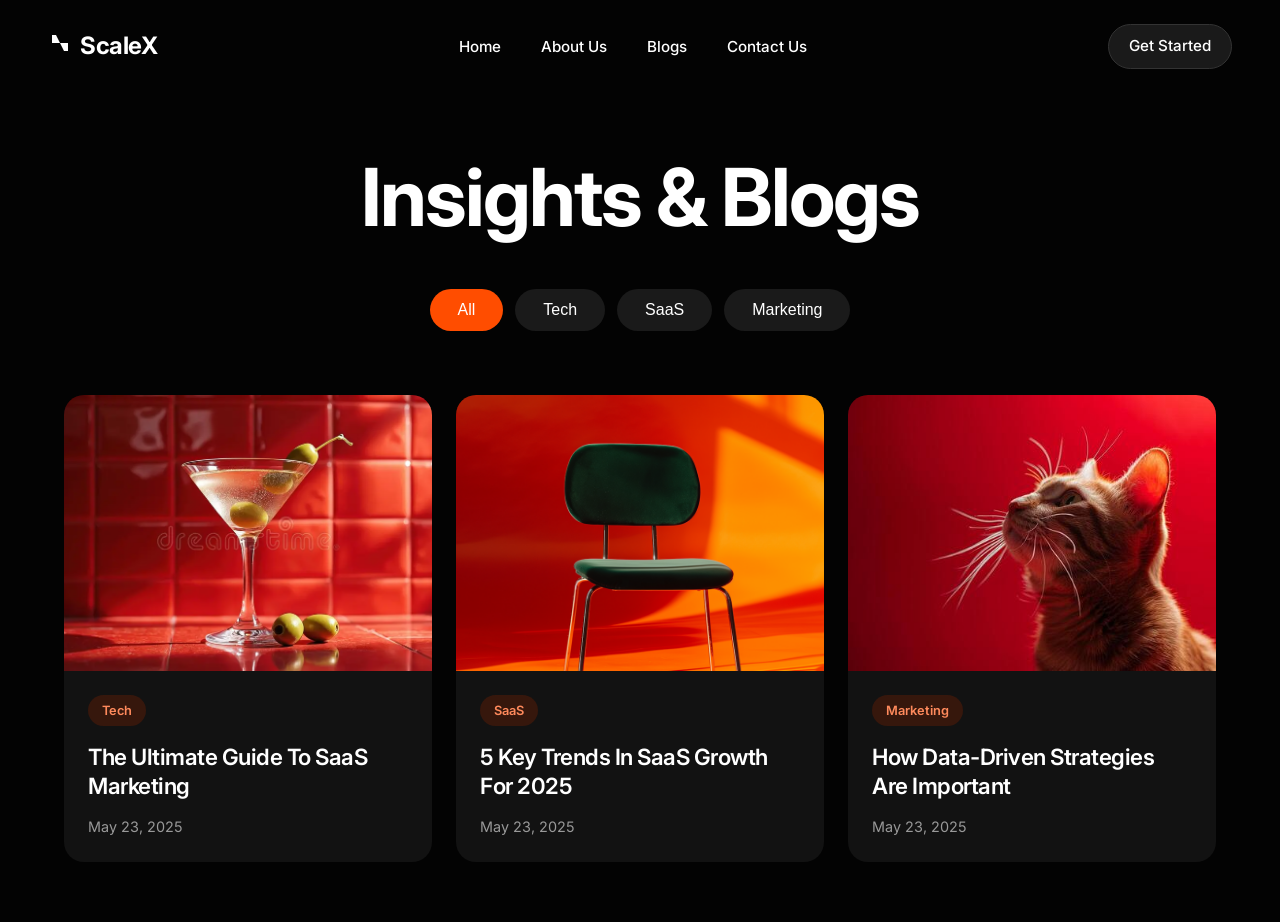
<file: index.html>
﻿<!DOCTYPE html>
<html lang="en">

<head>
  <meta charset="UTF-8">
  <meta name="viewport" content="width=device-width, initial-scale=1.0">
  <title>ScaleX - Insights & Blogs</title>
  <link rel="stylesheet" href="style.css">
  <link href="https://fonts.googleapis.com/css2?family=Inter:wght@400;500;600;700&display=swap" rel="stylesheet">
</head>

<body>

  <nav class="navbar">
    <div class="logo-container">
      <div class="logo-icon">
        <svg width="24" height="24" viewBox="0 0 24 24" fill="none" xmlns="http://www.w3.org/2000/svg">
          <path d="M4 12H12L8 4H4L4 12Z" fill="white" />
          <path d="M20 12H12L16 20H20L20 12Z" fill="white" />
        </svg>
      </div>
      <span class="logo-text">ScaleX</span>
    </div>

    <ul class="nav-links">
      <li><a href="#">Home</a></li>
      <li><a href="#">About Us</a></li>
      <li><a href="#">Blogs</a></li>
      <li><a href="#">Contact Us</a></li>
    </ul>

    <a href="#" class="btn btn-outline">Get Started</a>
  </nav>

  <main class="container">

    <header class="hero">
      <h1 class="hero-title">Insights & Blogs</h1>
    </header>

    <div class="filters">
      <button class="filter-btn-active">All</button>
      <button class="filter-btn">Tech</button>
      <button class="filter-btn">SaaS</button>
      <button class="filter-btn">Marketing</button>
    </div>

    <div class="cards-layout">

      <article class="card">
        <div class="card-img-wrapper">
          <img
            src="images/Martini-glass-image.webp"
            alt="Martini Glass" class="card-img">
        </div>
        <div class="card-content">
          <span class="tag tag-tech">Tech</span>
          <h2 class="card-title">The Ultimate Guide To SaaS Marketing</h2>
          <p class="card-date">May 23, 2025</p>
        </div>
      </article>

      <article class="card">
        <div class="card-img-wrapper">
          <img src="images/Chair-image.png" alt="Green Chair" class="card-img">
        </div>
        <div class="card-content">
          <span class="tag tag-saas">SaaS</span>
          <h2 class="card-title">5 Key Trends In SaaS Growth For 2025</h2>
          <p class="card-date">May 23, 2025</p>
        </div>
      </article>

      <article class="card">
        <div class="card-img-wrapper">
          <img src="images/Cat-image.jpg" alt="Cat on Red Background" class="card-img">
        </div>
        <div class="card-content">
          <span class="tag tag-marketing">Marketing</span>
          <h2 class="card-title">How Data-Driven Strategies Are Important</h2>
          <p class="card-date">May 23, 2025</p>
        </div>
      </article>

    </div>
  </main>

</body>

</html>
</file>
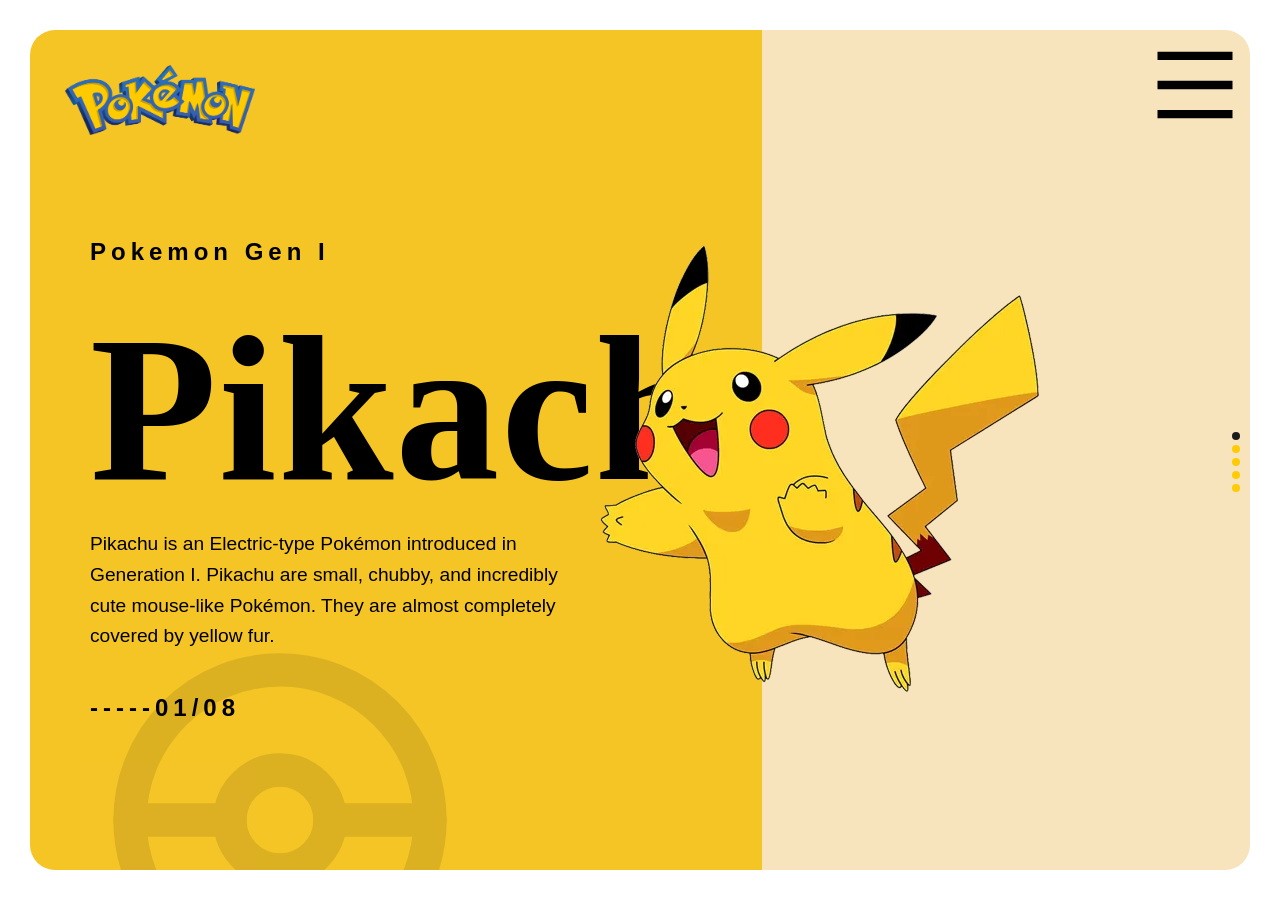
<file: Assignment 1/index.html>
<!DOCTYPE html>
<html lang="en">
<head>
    <meta charset="UTF-8">
    <meta name="viewport" content="width=device-width, initial-scale=1.0">
    <title>Assignment 1</title>
    <link rel="stylesheet" href="styles.css">
</head>
<body>

    <div class="layout-container">
        
        <div class="bg-left">
            <img src="Assets/Pokeball--Streamline-Tabler.svg" alt="Watermark" class = "watermark">
        </div>
        <div class="bg-right"></div>

        <nav class="top-nav">
            <div class="logo">
                <img src="Assets/Logo.png" alt="Pokémon Logo">
            </div>
                
            <div class ="hamburger-menu">
                
                <img src="Assets/menu-line.svg" alt="Hamburger Menu Icon">
            </div>
            
        </nav>

        <main class="content-container">
            
            <section class="text-content">
                <h3 class="subheading">Pokemon Gen I </h3>
                <h1 class="main-heading">Pikachu</h1>
                <p class="description">
                    Pikachu is an Electric-type Pokémon introduced in Generation I. 
                    Pikachu are small, chubby, and incredibly cute mouse-like Pokémon. 
                    They are almost completely covered by yellow fur.
                </p>
                <br>
                <h3 class ="subheading">-----01/08</h3>
               
               
            </section>
            
            <img class="hero-image" src="Assets/pikachu.png" alt="Pikachu">

            <aside class="pagination-dots">
                <span class="dot active"></span>
                <span class="dot"></span>
                <span class="dot"></span>
                <span class="dot"></span>
                <span class="dot"></span>
            </aside>

        </main>

    </div>

</body>
</html>
</file>
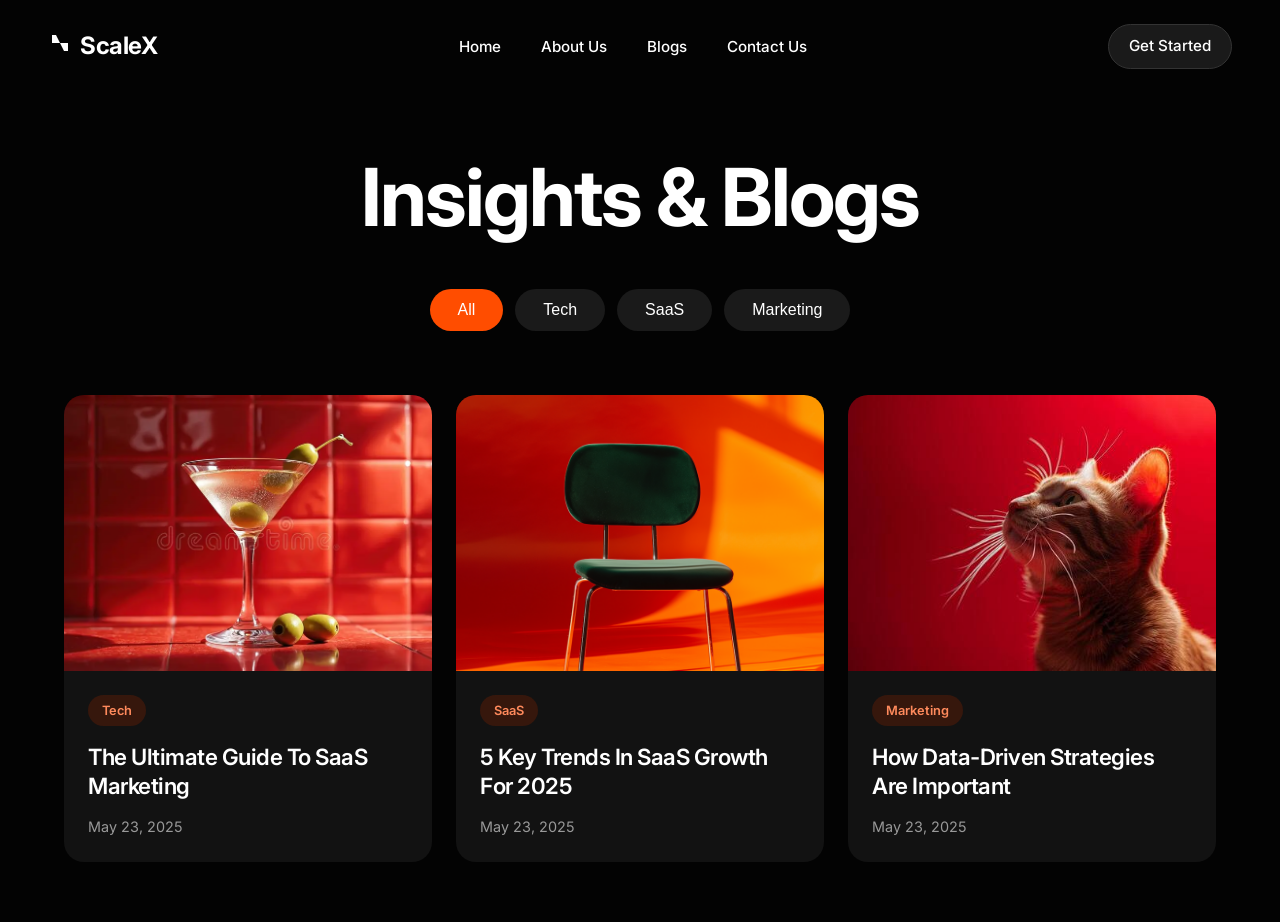
<file: Assignment-2/index.html>
﻿<!DOCTYPE html>
<html lang="en">

<head>
  <meta charset="UTF-8">
  <meta name="viewport" content="width=device-width, initial-scale=1.0">
  <title>ScaleX - Insights & Blogs</title>
  <link rel="stylesheet" href="style.css">
  <link href="https://fonts.googleapis.com/css2?family=Inter:wght@400;500;600;700&display=swap" rel="stylesheet">
</head>

<body>

  <nav class="navbar">
    <div class="logo-container">
      <div class="logo-icon">
        <svg width="24" height="24" viewBox="0 0 24 24" fill="none" xmlns="http://www.w3.org/2000/svg">
          <path d="M4 12H12L8 4H4L4 12Z" fill="white" />
          <path d="M20 12H12L16 20H20L20 12Z" fill="white" />
        </svg>
      </div>
      <span class="logo-text">ScaleX</span>
    </div>

    <ul class="nav-links">
      <li><a href="#">Home</a></li>
      <li><a href="#">About Us</a></li>
      <li><a href="#">Blogs</a></li>
      <li><a href="#">Contact Us</a></li>
    </ul>

    <a href="#" class="btn btn-outline">Get Started</a>
  </nav>

  <main class="container">

    <header class="hero">
      <h1 class="hero-title">Insights & Blogs</h1>
    </header>

    <div class="filters">
      <button class="filter-btn-active">All</button>
      <button class="filter-btn">Tech</button>
      <button class="filter-btn">SaaS</button>
      <button class="filter-btn">Marketing</button>
    </div>

    <div class="cards-layout">

      <article class="card">
        <div class="card-img-wrapper">
          <img
            src="Martini-glass-image.webp"
            alt="Martini Glass" class="card-img">
        </div>
        <div class="card-content">
          <span class="tag tag-tech">Tech</span>
          <h2 class="card-title">The Ultimate Guide To SaaS Marketing</h2>
          <p class="card-date">May 23, 2025</p>
        </div>
      </article>

      <article class="card">
        <div class="card-img-wrapper">
          <img src="Chair-image.png" alt="Green Chair" class="card-img">
        </div>
        <div class="card-content">
          <span class="tag tag-saas">SaaS</span>
          <h2 class="card-title">5 Key Trends In SaaS Growth For 2025</h2>
          <p class="card-date">May 23, 2025</p>
        </div>
      </article>

      <article class="card">
        <div class="card-img-wrapper">
          <img src="Cat-image.jpg" alt="Cat on Red Background" class="card-img">
        </div>
        <div class="card-content">
          <span class="tag tag-marketing">Marketing</span>
          <h2 class="card-title">How Data-Driven Strategies Are Important</h2>
          <p class="card-date">May 23, 2025</p>
        </div>
      </article>

    </div>
  </main>

</body>

</html>
</file>
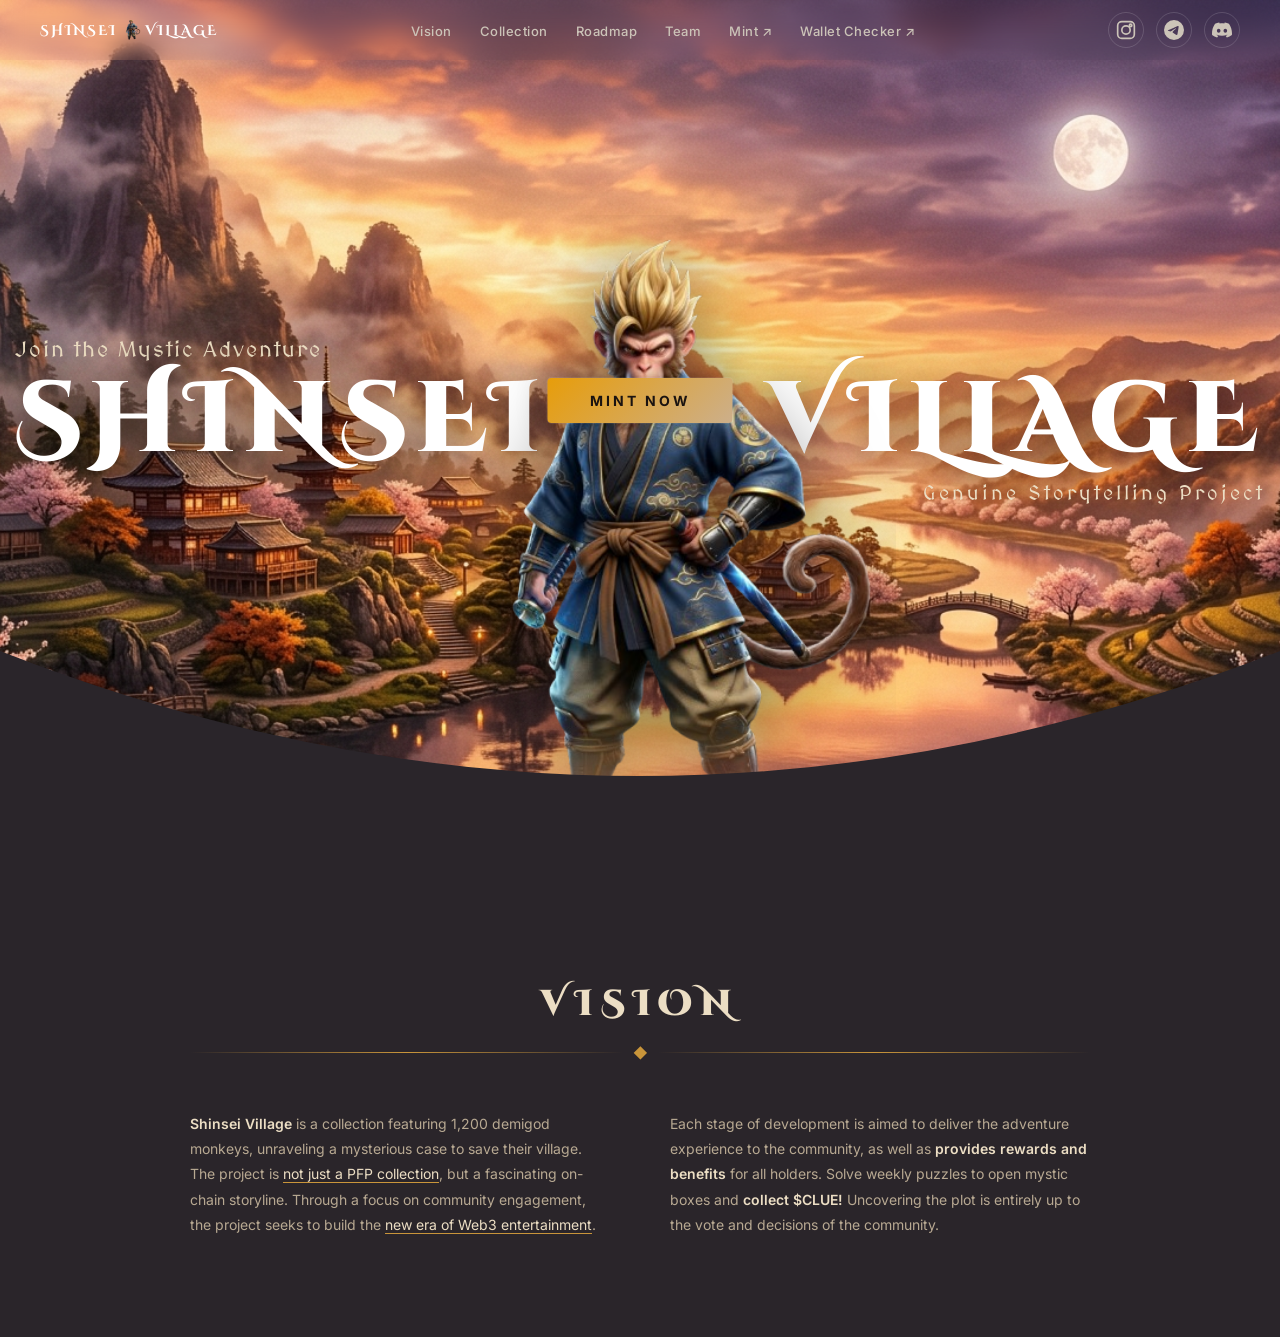
<file: Assignment-3/index.html>
<!DOCTYPE html>
<html lang="en">
<head>
    <meta charset="UTF-8">
    <meta name="viewport" content="width=device-width, initial-scale=1.0">
    <meta name="description" content="Shinsei Village - A genuine storytelling NFT project featuring 1,200 demigod monkeys. Join the mystic adventure and collect $CLUE!">
    <title>Shinsei Village | Genuine Storytelling Project</title>
    <link rel="stylesheet" href="style.css">
    <link rel="preconnect" href="https://fonts.googleapis.com">
    <link rel="preconnect" href="https://fonts.gstatic.com" crossorigin>
    <link href="https://fonts.googleapis.com/css2?family=Inter:wght@400;500;600;700&family=Cinzel+Decorative:wght@700;900&family=MedievalSharp&display=swap" rel="stylesheet">
</head>
<body>

    <nav id="navbar">
        <div class="nav-container">
            <div class="nav-logo">
                
                <span class="logo-text">SHINSEI <img src="Monkey-Character.png" class="logo-inline-icon"> VILLAGE</span>
            </div>
            <ul class="nav-links" id="nav-links">
                <li><a href="#vision">Vision</a></li>
                <li><a href="#collection">Collection</a></li>
                <li><a href="#roadmap">Roadmap</a></li>
                <li><a href="#team">Team</a></li>
                <li><a href="#mint">Mint ↗</a></li>
                <li><a href="#wallet">Wallet Checker ↗</a></li>
            </ul>
            <div class="nav-socials">
                <a href="#" class="social-icon" aria-label="Instagram">
                    <svg width="20" height="20" viewBox="0 0 24 24" fill="none" stroke="currentColor" stroke-width="2" stroke-linecap="round" stroke-linejoin="round">
                        <rect x="2" y="2" width="20" height="20" rx="5" ry="5"/>
                        <circle cx="12" cy="12" r="5"/>
                        <circle cx="17.5" cy="6.5" r="1.5"/>
                    </svg>
                </a>
                <a href="#" class="social-icon" aria-label="Telegram">
                    <svg width="20" height="20" viewBox="0 0 24 24" fill="currentColor">
                        <path d="M11.944 0A12 12 0 0 0 0 12a12 12 0 0 0 12 12 12 12 0 0 0 12-12A12 12 0 0 0 12 0a12 12 0 0 0-.056 0zm4.962 7.224c.1-.002.321.023.465.14a.506.506 0 0 1 .171.325c.016.093.036.306.02.472-.18 1.898-.962 6.502-1.36 8.627-.168.9-.499 1.201-.82 1.23-.696.065-1.225-.46-1.9-.902-1.056-.693-1.653-1.124-2.678-1.8-1.185-.78-.417-1.21.258-1.91.177-.184 3.247-2.977 3.307-3.23.007-.032.014-.15-.056-.212s-.174-.041-.249-.024c-.106.024-1.793 1.14-5.061 3.345-.479.33-.913.49-1.302.48-.428-.008-1.252-.241-1.865-.44-.752-.245-1.349-.374-1.297-.789.027-.216.325-.437.893-.663 3.498-1.524 5.83-2.529 6.998-3.014 3.332-1.386 4.025-1.627 4.476-1.635z"/>
                    </svg>
                </a>
                <a href="#" class="social-icon" aria-label="Discord">
                    <svg width="20" height="20" viewBox="0 0 24 24" fill="currentColor">
                        <path d="M20.317 4.3698a19.7913 19.7913 0 00-4.8851-1.5152.0741.0741 0 00-.0785.0371c-.211.3753-.4447.8648-.6083 1.2495-1.8447-.2762-3.68-.2762-5.4868 0-.1636-.3933-.4058-.8742-.6177-1.2495a.077.077 0 00-.0785-.037 19.7363 19.7363 0 00-4.8852 1.515.0699.0699 0 00-.0321.0277C.5334 9.0458-.319 13.5799.0992 18.0578a.0824.0824 0 00.0312.0561 19.9312 19.9312 0 005.9932 3.0294.0777.0777 0 00.0842-.0276c.4616-.6304.8731-1.2952 1.226-1.9942a.076.076 0 00-.0416-.1057c-.6528-.2476-1.2743-.5495-1.8722-.8923a.077.077 0 01-.0076-.1277c.1258-.0943.2517-.1923.3718-.2914a.0743.0743 0 01.0776-.0105c3.9278 1.7933 8.18 1.7933 12.0614 0a.0739.0739 0 01.0785.0095c.1202.099.246.1981.3728.2924a.077.077 0 01-.0066.1276 12.2986 12.2986 0 01-1.873.8914.0766.0766 0 00-.0407.1067c.3604.698.7719 1.3628 1.225 1.9932a.076.076 0 00.0842.0286 19.8975 19.8975 0 006.0023-3.0294.077.077 0 00.0313-.0552c.5004-5.177-.8382-9.6739-3.5485-13.6604a.061.061 0 00-.0312-.0286zM8.02 15.3312c-1.1825 0-2.1569-1.0857-2.1569-2.419 0-1.3332.9555-2.4189 2.157-2.4189 1.2108 0 2.1757 1.0952 2.1568 2.419 0 1.3332-.9555 2.4189-2.1569 2.4189zm7.9748 0c-1.1825 0-2.1569-1.0857-2.1569-2.419 0-1.3332.9554-2.4189 2.1569-2.4189 1.2108 0 2.1757 1.0952 2.1568 2.419 0 1.3332-.946 2.4189-2.1568 2.4189z"/>
                    </svg>
                </a>
            </div>
        </div>
    </nav>

    <section id="hero" class="hero-section">
        <div class="hero-bg-wrapper">
            <img src="hero-bg.jpg" alt="Japanese landscape background" class="hero-bg-img">
            <div class="hero-bg-overlay"></div>
        </div>

        <div class="hero-content">
            <p class="hero-subtitle">Join the Mystic Adventure</p>
            <h1 class="hero-title">SHINSEI <span class="title-gap"></span> VILLAGE</h1>
            <p class="hero-tagline">Genuine Storytelling Project</p>
        </div>

        <div class="hero-character">
            <img src="Monkey-Character.png" alt="Shinsei Village Monkey Warrior" class="character-img">
        </div>

        <div class="hero-cta">
            <a href="#mint" class="mint-btn" id="mint-btn">MINT NOW</a>
        </div>

        <div class="hero-curve">
            <svg viewBox="0 0 1440 120" preserveAspectRatio="none">
                <path d="M0,120 L0,0 Q720,120 1440,0 L1440,120 Z" fill="#1a1310"/>
            </svg>
        </div>
    </section>

    <section id="vision" class="vision-section">
        <div class="vision-container">
            <h2 class="vision-title">VISION</h2>
            <div class="vision-divider">
                <span class="divider-line"></span>
                <span class="divider-diamond">◆</span>
                <span class="divider-line"></span>
            </div>
            <div class="vision-content">
                <div class="vision-col">
                    <p>
                        <strong>Shinsei Village</strong> is a collection featuring 1,200 demigod monkeys,
                        unraveling a mysterious case to save their village. The project is
                        <u>not just a PFP collection</u>, but a fascinating on-chain storyline.
                        Through a focus on community engagement, the project seeks
                        to build the <u>new era of Web3 entertainment</u>.
                    </p>
                </div>
                <div class="vision-col">
                    <p>
                        Each stage of development is aimed to deliver the adventure
                        experience to the community, as well as <strong>provides rewards
                        and benefits</strong> for all holders. Solve weekly puzzles to open
                        mystic boxes and <strong>collect $CLUE!</strong> Uncovering the plot is
                        entirely up to the vote and decisions of the community.
                    </p>
                </div>
            </div>
        </div>
    </section>

</body>
</html>
</file>
<file: style.css>
﻿* {
  margin: 0;
  padding: 0;
  box-sizing: border-box;
}

body {
  background-color: #030303;
  color: #FFFFFF;
  font-family: 'Inter', sans-serif;
  line-height: 1.5;
  -webkit-font-smoothing: antialiased;
}

a {
  text-decoration: none;
  color: inherit;
}

.navbar {
  display: flex;
  justify-content: space-between;
  align-items: center;
  padding: 24px 48px;
  max-width: 1400px;
  margin: 0 auto;
}

.logo-container {
  display: flex;
  align-items: center;
  gap: 8px;
}

.logo-text {
  font-size: 1.5rem;
  font-weight: 700;
  letter-spacing: -0.5px;
}

.nav-links {
  display: flex;
  list-style: none;
  gap: 40px;
}

.nav-links li a {
  font-size: 0.95rem;
  font-weight: 500;
  color: #FFFFFF;
  transition: color 0.2s ease;
}

.nav-links li a:hover {
  color: #999999;
}

.btn {
  padding: 10px 20px;
  border-radius: 9999px;
  font-size: 0.95rem;
  font-weight: 500;
  cursor: pointer;
  transition: all 0.2s ease;
}

.btn-outline {
  background-color: #1A1A1A;
  color: #FFFFFF;
  border: 1px solid #333;
}

.btn-outline:hover {
  background-color: #2A2A2A;
}

.container {
  max-width: 1200px;
  margin: 0 auto;
  padding: 60px 24px;
  display: flex;
  flex-direction: column;
  align-items: center;
}

.hero {
  text-align: center;
  margin-bottom: 48px;
}

.hero-title {
  font-size: 5rem;
  font-weight: 700;
  letter-spacing: -2px;
  line-height: 1.1;
}

.filters {
  display: flex;
  justify-content: center;
  gap: 12px;
  margin-bottom: 64px;
}

.filter-btn {
  background-color: #1A1A1A;
  color: #FFFFFF;
  border: none;
  padding: 12px 28px;
  border-radius: 9999px;
  font-size: 1rem;
  font-weight: 500;
  cursor: pointer;
  transition: background-color 0.2s ease;
}

.filter-btn-active {
  background-color: #FF4D00;
  color: #FFFFFF;
  border: none;
  padding: 12px 28px;
  border-radius: 9999px;
  font-size: 1rem;
  font-weight: 500;
  cursor: pointer;
}



.cards-layout {
  display: flex;
  flex-wrap: wrap;
  justify-content: center;
  gap: 24px;
  width: 100%;
}

.card {
  background-color: #121212;
  border-radius: 20px;
  overflow: hidden;
  display: flex;
  flex-direction: column;
  flex: 1 1 300px;
  max-width: 380px;
}

.card-img-wrapper {
  position: relative;
  width: 100%;
  padding-bottom: 75%;
  background-color: #000;
}

.card-img {
  position: absolute;
  top: 0;
  left: 0;
  width: 100%;
  height: 100%;
  object-fit: cover;
}

.card-content {
  padding: 24px;
  display: flex;
  flex-direction: column;
  align-items: flex-start;
  gap: 16px;
  flex-grow: 1;
}

.tag {
  padding: 6px 14px;
  border-radius: 9999px;
  font-size: 0.8rem;
  font-weight: 600;
  background-color: #2B150F;
  color: #FF7B47;
}

.tag-tech {
  background-color: #36170c;
  color: #ff8a5c;
}

.tag-saas {
  background-color: #36170c;
  color: #ff8a5c;
}

.tag-marketing {
  background-color: #36170c;
  color: #ff8a5c;
}

.card-title {
  font-size: 1.4rem;
  font-weight: 600;
  line-height: 1.3;
  letter-spacing: -0.5px;
  color: #FFFFFF;
}

.card-date {
  margin-top: auto;
  font-size: 0.9rem;
  color: #999999;
}
</file>
<file: Assignment 1/styles.css>
*{
        
    box-sizing: border-box;
}

html, body {

    margin: 0;
    padding: 0;
    width: 100%;
    height: 100%;
    overflow: hidden;
}
   



.layout-container {
    width: 100%;
    height: 100vh;
    border: 30px solid #FFFFFF;
    display: flex; 
    
    position: relative; 
    overflow: hidden; 
}


.bg-left {
    background-color: #f5c526;
    width: 60%;
    height: 100%;
    border-top-left-radius: 25px;
    border-bottom-left-radius: 25px;
    position:relative;
    overflow:hidden;
}

.bg-right {
    background-color: #f7e3bc;
    width: 40%;
    height: 100%;
    border-top-right-radius: 25px;
    border-bottom-right-radius: 25px;
}

.logo img{
    width: 250px;
    height: auto;
    display: flex;
    padding: 30px;
}

.hamburger-menu{
    width: 100px;
    height: 20px;
    display: flex;
    flex-direction: column;
    justify-content: space-between;
    cursor: pointer;
}
.top-nav {
    
    position: absolute;
    top: 0;
    left: 0;
    width: 100%;
    padding:5px;
    
    
    display: flex;
    justify-content: space-between;
    
    
    
    z-index: 10;
}


.hero-image {
    
    position: absolute;
    
    width: 40vw;
    top: 50%; 
    
    min-width:480px;
    left: 65%;
    height:auto;
    
   
    
    transform: translate(-50%, -50%); 
    
    z-index: 5;
    
}


.content-container {
    
    position: absolute;
    top: 0;
    left: 0;
    width: 100%;
    height: 100vh;
    padding: 60px;
    
    display: flex;
    align-items: center; 
    z-index: 2;
}

.text-content {
    
    max-width: 500px; 
    position: relative;
    z-index:2;
}

h1, p {
  margin: 0;
}

.main-heading {
   font-family: "Poppins";
   font-weight: bold;
   font-size: 13rem;
   letter-spacing: 0.1rem;
   margin-top:0px;
   
}

.subheading {
    font-family: "Poppins", sans-serif;
    font-size: 10px;
    padding:0px; 
    font-size: 1.5rem;
    letter-spacing: 5px;       
}

.description{
    font-family:"Poppins", sans-serif;
    font-size: 1.2rem;
    line-height: 1.6;
}


.pagination-dots {
    
    position: absolute;
    right: 10px;
    top:50%;
    display: flex;
    flex-direction: column;
    transform: translateY(-80%);
    gap: 5px;
}

.dot {
    width: 8px;
    height: 8px;
    border-radius: 50%;
    background-color: #FFCB05; /* Inactive color */
}

.dot.active {
    background-color: #1A1A1A; /* Active color */
}





.watermark {
   position: absolute;
    bottom: -150px; 
    left: 50px; 
    width: 400px; 
    opacity: 0.1; 
    z-index: 1; 
    pointer-events: none;
}
</file>
<file: Assignment-2/style.css>
﻿* {
  margin: 0;
  padding: 0;
  box-sizing: border-box;
}

body {
  background-color: #030303;
  color: #FFFFFF;
  font-family: 'Inter', sans-serif;
  line-height: 1.5;
  -webkit-font-smoothing: antialiased;
}

a {
  text-decoration: none;
  color: inherit;
}

.navbar {
  display: flex;
  justify-content: space-between;
  align-items: center;
  padding: 24px 48px;
  max-width: 1400px;
  margin: 0 auto;
}

.logo-container {
  display: flex;
  align-items: center;
  gap: 8px;
}

.logo-text {
  font-size: 1.5rem;
  font-weight: 700;
  letter-spacing: -0.5px;
}

.nav-links {
  display: flex;
  list-style: none;
  gap: 40px;
}

.nav-links li a {
  font-size: 0.95rem;
  font-weight: 500;
  color: #FFFFFF;
  transition: color 0.2s ease;
}

.nav-links li a:hover {
  color: #999999;
}

.btn {
  padding: 10px 20px;
  border-radius: 9999px;
  font-size: 0.95rem;
  font-weight: 500;
  cursor: pointer;
  transition: all 0.2s ease;
}

.btn-outline {
  background-color: #1A1A1A;
  color: #FFFFFF;
  border: 1px solid #333;
}

.btn-outline:hover {
  background-color: #2A2A2A;
}

.container {
  max-width: 1200px;
  margin: 0 auto;
  padding: 60px 24px;
  display: flex;
  flex-direction: column;
  align-items: center;
}

.hero {
  text-align: center;
  margin-bottom: 48px;
}

.hero-title {
  font-size: 5rem;
  font-weight: 700;
  letter-spacing: -2px;
  line-height: 1.1;
}

.filters {
  display: flex;
  justify-content: center;
  gap: 12px;
  margin-bottom: 64px;
}

.filter-btn {
  background-color: #1A1A1A;
  color: #FFFFFF;
  border: none;
  padding: 12px 28px;
  border-radius: 9999px;
  font-size: 1rem;
  font-weight: 500;
  cursor: pointer;
  transition: background-color 0.2s ease;
}

.filter-btn-active {
  background-color: #FF4D00;
  color: #FFFFFF;
  border: none;
  padding: 12px 28px;
  border-radius: 9999px;
  font-size: 1rem;
  font-weight: 500;
  cursor: pointer;
}



.cards-layout {
  display: flex;
  flex-wrap: wrap;
  justify-content: center;
  gap: 24px;
  width: 100%;
}

.card {
  background-color: #121212;
  border-radius: 20px;
  overflow: hidden;
  display: flex;
  flex-direction: column;
  flex: 1 1 300px;
  max-width: 380px;
}

.card-img-wrapper {
  position: relative;
  width: 100%;
  padding-bottom: 75%;
  background-color: #000;
}

.card-img {
  position: absolute;
  top: 0;
  left: 0;
  width: 100%;
  height: 100%;
  object-fit: cover;
}

.card-content {
  padding: 24px;
  display: flex;
  flex-direction: column;
  align-items: flex-start;
  gap: 16px;
  flex-grow: 1;
}

.tag {
  padding: 6px 14px;
  border-radius: 9999px;
  font-size: 0.8rem;
  font-weight: 600;
  background-color: #2B150F;
  color: #FF7B47;
}

.tag-tech {
  background-color: #36170c;
  color: #ff8a5c;
}

.tag-saas {
  background-color: #36170c;
  color: #ff8a5c;
}

.tag-marketing {
  background-color: #36170c;
  color: #ff8a5c;
}

.card-title {
  font-size: 1.4rem;
  font-weight: 600;
  line-height: 1.3;
  letter-spacing: -0.5px;
  color: #FFFFFF;
}

.card-date {
  margin-top: auto;
  font-size: 0.9rem;
  color: #999999;
}
</file>
<file: Assignment-3/style.css>
* {
    margin: 0;
    padding: 0;
    box-sizing: border-box;
}

html {
    scroll-behavior: smooth;
}

body {
    font-family: 'Inter', sans-serif;
    background-color: #1a1310;
    color: #e8ddd0;
    overflow-x: hidden;
}

a {
    text-decoration: none;
    color: inherit;
}

ul {
    list-style: none;
}

img {
    display: block;
    max-width: 100%;
}

#navbar {
    position: fixed;
    top: 0;
    left: 0;
    width: 100%;
    z-index: 100;   
    backdrop-filter: blur(12px);    
    
}

.nav-container {
    display: flex;
    align-items: center;
    justify-content: space-between;
    max-width: 1400px;
    margin: 0 auto;
    padding: 0 40px;
    height: 60px;
}

.nav-logo {
    display: flex;
    align-items: center;
    gap: 8px;
}

.logo-icon {
    width: 32px;
    height: 32px;
    border-radius: 50%;
    object-fit: cover;
}

.logo-text {
    display: flex;
    align-items: center;
    gap: 4px;
    font-family: 'Cinzel Decorative', serif;
    font-size: 14px;
    font-weight: 700;
    letter-spacing: 2px;
    color: #fff;
    text-transform: uppercase;
}

.logo-inline-icon {
    width: 20px;
    height: 20px;
    border-radius: 50%;
    object-fit: cover;
}

.nav-links {
    display: flex;
    align-items: center;
    gap: 28px;
}

.nav-links li a {
    font-size: 13px;
    font-weight: 500;
    letter-spacing: 0.5px;
    color: #ccc4b8;
    transition: color 0.3s ease;
    position: relative;
}

.nav-links li a::after {
    content: '';
    position: absolute;
    bottom: -4px;
    left: 0;
    width: 0;
    height: 1px;
    background: linear-gradient(90deg, #c9953a, #e8c36a);
    transition: width 0.3s ease;
}

.nav-links li a:hover {
    color: #e8c36a;
}


.nav-socials {
    display: flex;
    align-items: center;
    gap: 12px;
}

.social-icon {
    display: flex;
    align-items: center;
    justify-content: center;
    width: 36px;
    height: 36px;
    border-radius: 50%;
    border: 1px solid rgba(255, 255, 255, 0.15);
    color: #ccc4b8;
    transition: all 0.3s ease;
}

.social-icon:hover {
    border-color: #e8c36a;
    color: #e8c36a;
    background: rgba(232, 195, 106, 0.08);
}

.hero-section {
    position: relative;
    width: 100%;
    min-height: 100vh;
    display: flex;
    flex-direction: column;
    align-items: center;
    justify-content: center;
    overflow: hidden;
}

.hero-bg-wrapper {
    position: absolute;
    top: 0;
    left: 0;
    width: 100%;
    height: 100%;
    z-index: 0;
}

.hero-bg-img {
    width: 100%;
    height: 100%;
    object-fit: cover;
    object-position: center;
}



.hero-content {
    position: relative;
    z-index: 2;
    text-align: start;
    margin-top: -60px;
}

.hero-subtitle {
    font-family: 'MedievalSharp', cursive;
    font-size: 22px;
    color: #ecdec4;
    letter-spacing: 2px;
    margin-bottom: 4px;
    text-shadow: 0 2px 20px rgba(0,0,0,0.7);
}

.hero-title {
    font-family: 'Cinzel Decorative', serif;
    font-size: clamp(48px, 8vw, 100px);
    font-weight: 900;
    color: #fff;
    letter-spacing: 8px;
    line-height: 1.1;
    text-shadow: 0 4px 40px rgba(0,0,0,0.6), 0 0 80px rgba(201, 149, 58, 0.15);
}

.title-gap {
    display: inline-block;
    width: clamp(60px, 12vw, 160px);
}

.hero-tagline {
    font-family: 'MedievalSharp', cursive;
    font-size: 20px;
    color: #ecdec4;
    letter-spacing: 3px;
    margin-top: 4px;
   text-align:end;
}

.hero-character {
    position: absolute;
    bottom: 0;
    left: 50%;
    transform: translate(-50%, -0%);
    z-index: 3;
    height: 700px;
    width: clamp(300px, 40vw, 520px);
    display: flex;
    justify-content: center;
    align-items: flex-end;
}

.character-img {
    width: 100%;
    height: auto;
    filter: drop-shadow(0 10px 40px rgba(0,0,0,0.5));
    mask-image: linear-gradient(to bottom, black 70%, transparent 100%);
    -webkit-mask-image: linear-gradient(to bottom, black 70%, transparent 100%);
}

.hero-cta {
    position: absolute;
    top: 42%;
    left: 50%;
    transform: translateX(-50%);
    z-index: 4;
}

.mint-btn {
    display: inline-block;
    padding: 14px 42px;
    background: linear-gradient(135deg, #e79d0a, #ccaf8b);
    color: #1a1310;
    font-family: 'Inter', sans-serif;
    font-size: 14px;
    font-weight: 700;
    letter-spacing: 3px;
    text-transform: uppercase;
    border-radius: 4px;
    box-shadow: 0 4px 30px rgba(0,0,0,0.3), 0 0 0 1px rgba(255,255,255,0.1);
    transition: all 0.3s ease;
    position: relative;
}

.mint-btn:hover {
    background: linear-gradient(135deg, #fff, #f5f0e6);
    box-shadow: 0 6px 40px rgba(201, 149, 58, 0.3), 0 0 0 1px rgba(201, 149, 58, 0.3);
    transform: translateY(-2px);
}

.hero-curve {
    position: absolute;
    bottom: -1px;
    left: 0;
    width: 100%;
    z-index: 5;
    line-height: 0;
}

.hero-curve svg {
    width: 100%;
    height: 250px;
}

.hero-curve svg path{
    fill: #2a252a;
}

.vision-section {
    position: relative;
    background-color:#2a252a;
    padding: 80px 40px 100px;
}

.vision-container {
    max-width: 900px;
    margin: 0 auto;
}

.vision-title {
    font-family: 'Cinzel Decorative', serif;
    font-size: 36px;
    font-weight: 900;
    text-align: center;
    letter-spacing: 8px;
    color: #ecdec4;
    margin-bottom: 16px;
}

.vision-divider {
    display: flex;
    align-items: center;
    justify-content: center;
    gap: 0;
    margin-bottom: 50px;
}

.divider-line {
    display: block;
    flex: 1;
    height: 1px;
    background: linear-gradient(90deg, transparent, #c9953a, transparent);
}

.divider-diamond {
    display: flex;
    align-items: center;
    justify-content: center;
    color: #c9953a;
    font-size: 14px;
    padding: 0 10px;
}

.vision-content {
    display: flex;
    gap: 60px;
}

.vision-col {
    flex: 1;
}

.vision-col p {
    font-size: 14px;
    line-height: 1.8;
    color: #b8a992;
    font-weight: 400;
}

.vision-col p strong {
    color: #ecdec4;
    font-weight: 600;
}

.vision-col p u {
    text-decoration-color: #c9953a;
    text-underline-offset: 3px;
    color: #ecdec4;
}
</file>
